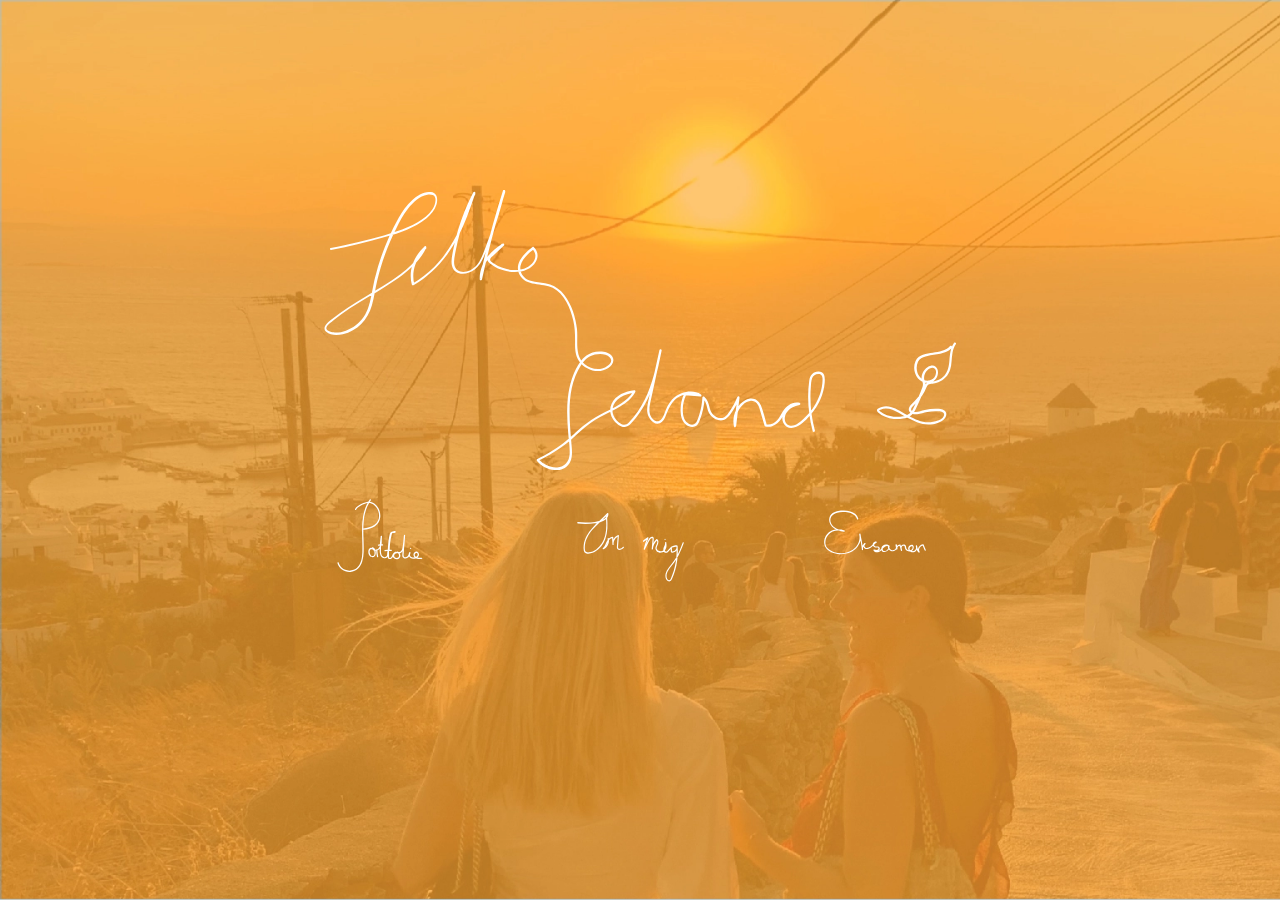
<file: index.html>
<!DOCTYPE html>
<html lang="da">
  <head>
    <meta charset="UTF-8" />
    <meta http-equiv="X-UA-Compatible" content="IE=edge" />
    <meta name="viewport" content="width=device-width, initial-scale=1.0" />
    <title>Portfolio</title>
    <link rel="preconnect" href="https://fonts.googleapis.com" />
    <link rel="preconnect" href="https://fonts.gstatic.com" crossorigin />
    <link href="https://fonts.googleapis.com/css2?family=Press+Start+2P&display=swap" rel="stylesheet" />
    <link rel="preconnect" href="https://fonts.googleapis.com" />
    <link rel="preconnect" href="https://fonts.gstatic.com" crossorigin />
    <link href="https://fonts.googleapis.com/css2?family=Joan&display=swap" rel="stylesheet" />
    <link rel="stylesheet" href="generel.css" />
    <link rel="stylesheet" href="layout.css" />
    <meta name="robots" content="noindex" />
  </head>
  <body id="firstPage">
    <header>
      <div>
        <a class="logo1"><img src="logo.svg" alt="logo" class="center" /></a>
        <a class="logo2" href="portfolio.html"><img src="portfolio_menu.svg" alt="portfolio" /></a>
        <a class="logo3" href="om_mig.html"><img src="om_mig.svg" alt="om_mig" /></a>
        <a class="logo4" href="eksamen.html"><img src="eksamen.svg" alt="eksamen" /></a>
      </div>
    </header>
  </body>
</html>
</file>
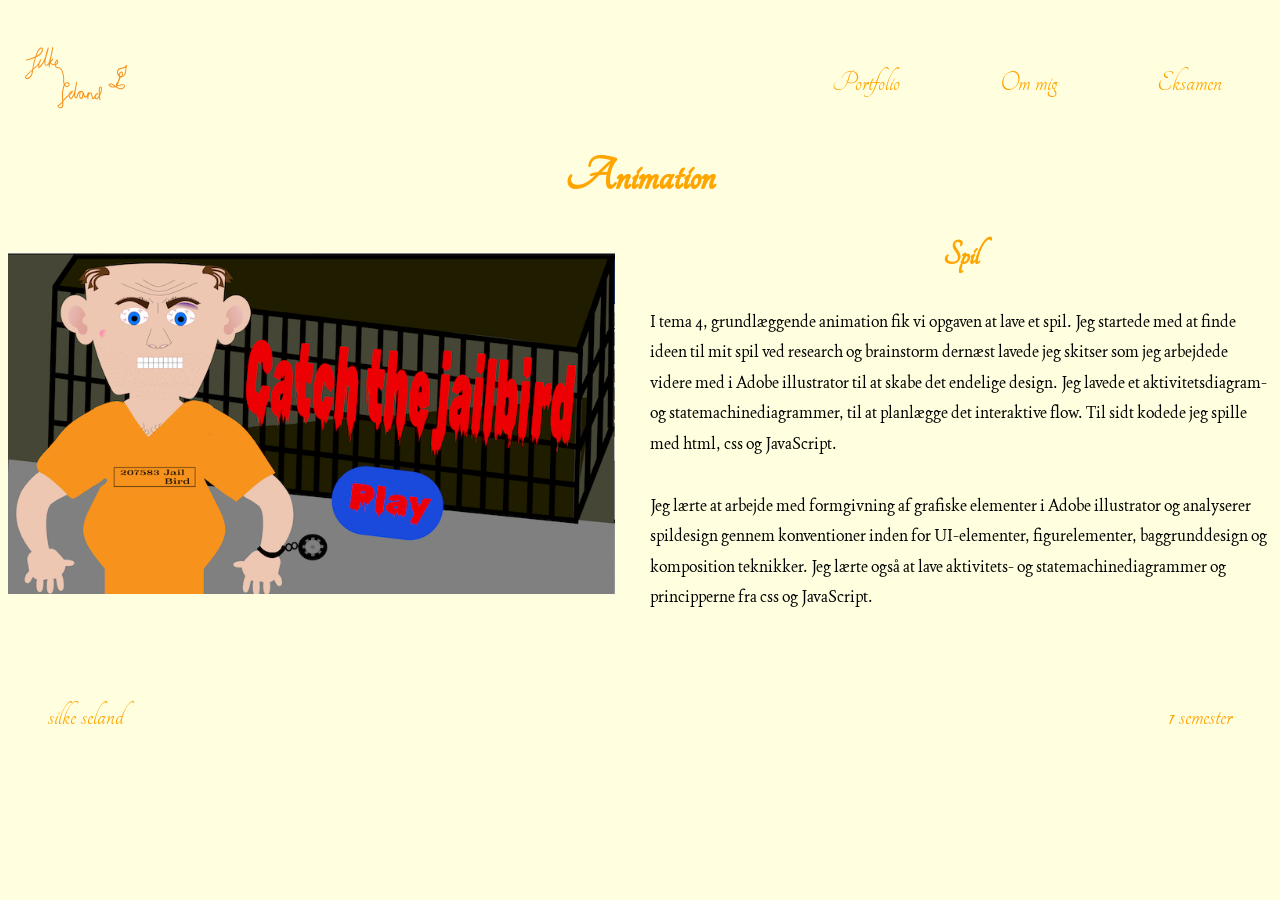
<file: animation.html>
<!DOCTYPE html>
<html lang="da">
  <head>
    <meta charset="UTF-8" />
    <meta http-equiv="X-UA-Compatible" content="IE=edge" />
    <meta name="viewport" content="width=device-width, initial-scale=1.0" />
    <title>Animation</title>
    <link rel="preconnect" href="https://fonts.googleapis.com" />
    <link rel="preconnect" href="https://fonts.gstatic.com" crossorigin />
    <link href="https://fonts.googleapis.com/css2?family=Press+Start+2P&display=swap" rel="stylesheet" />
    <link rel="preconnect" href="https://fonts.googleapis.com" />
    <link rel="preconnect" href="https://fonts.gstatic.com" crossorigin />
    <link href="https://fonts.googleapis.com/css2?family=Joan&display=swap" rel="stylesheet" />
    <link rel="stylesheet" href="generel.css" />
    <link rel="stylesheet" href="layout.css" />
    <meta name="robots" content="noindex" />
  </head>
  <body>
    <header class="banner">
      <a class="logo" href="forside.html"><img src="logo_orange.svg" alt="logo" /></a>
      <nav class="main-menu">
        <button class="toggle-btn">☰</button>
        <ul>
          <li><a href="portfolio.html">Portfolio</a></li>
          <li><a href="om_mig.html">Om mig</a></li>
          <li><a href="eksamen.html">Eksamen</a></li>
        </ul>
      </nav>
    </header>
    <main>
      <div class="container">
        <h1>Animation</h1>
        <div class="col">
          <div class="grid_1-2">
            <div class="box">
              <a href="http://127.0.0.1:5515/spil.html">
                <img class="temaopgave" src="Temaopgave.webp" alt="temaopgave" />
              </a>
            </div>
            <div class="col">
              <h2>Spil</h2>
              <p>I tema 4, grundlæggende animation fik vi opgaven at lave et spil. Jeg startede med at finde ideen til mit spil ved research og brainstorm dernæst lavede jeg skitser som jeg arbejdede videre med i Adobe illustrator til at skabe det endelige design. Jeg lavede et aktivitetsdiagram- og statemachinediagrammer, til at planlægge det interaktive flow. Til sidt kodede jeg spille med html, css og JavaScript.</p>
              <p>Jeg lærte at arbejde med formgivning af grafiske elementer i Adobe illustrator og analyserer spildesign gennem konventioner inden for UI-elementer, figurelementer, baggrunddesign og komposition teknikker. Jeg lærte også at lave aktivitets- og statemachinediagrammer og principperne fra css og JavaScript.</p>
            </div>
          </div>
        </div>
      </div>
    </main>
    <footer>
      <div class="box1">
        <p>silke seland</p>
      </div>

      <div class="box2">
        <p>1 semester</p>
      </div>
    </footer>
    <script src="script.js"></script>
  </body>
</html>
</file>
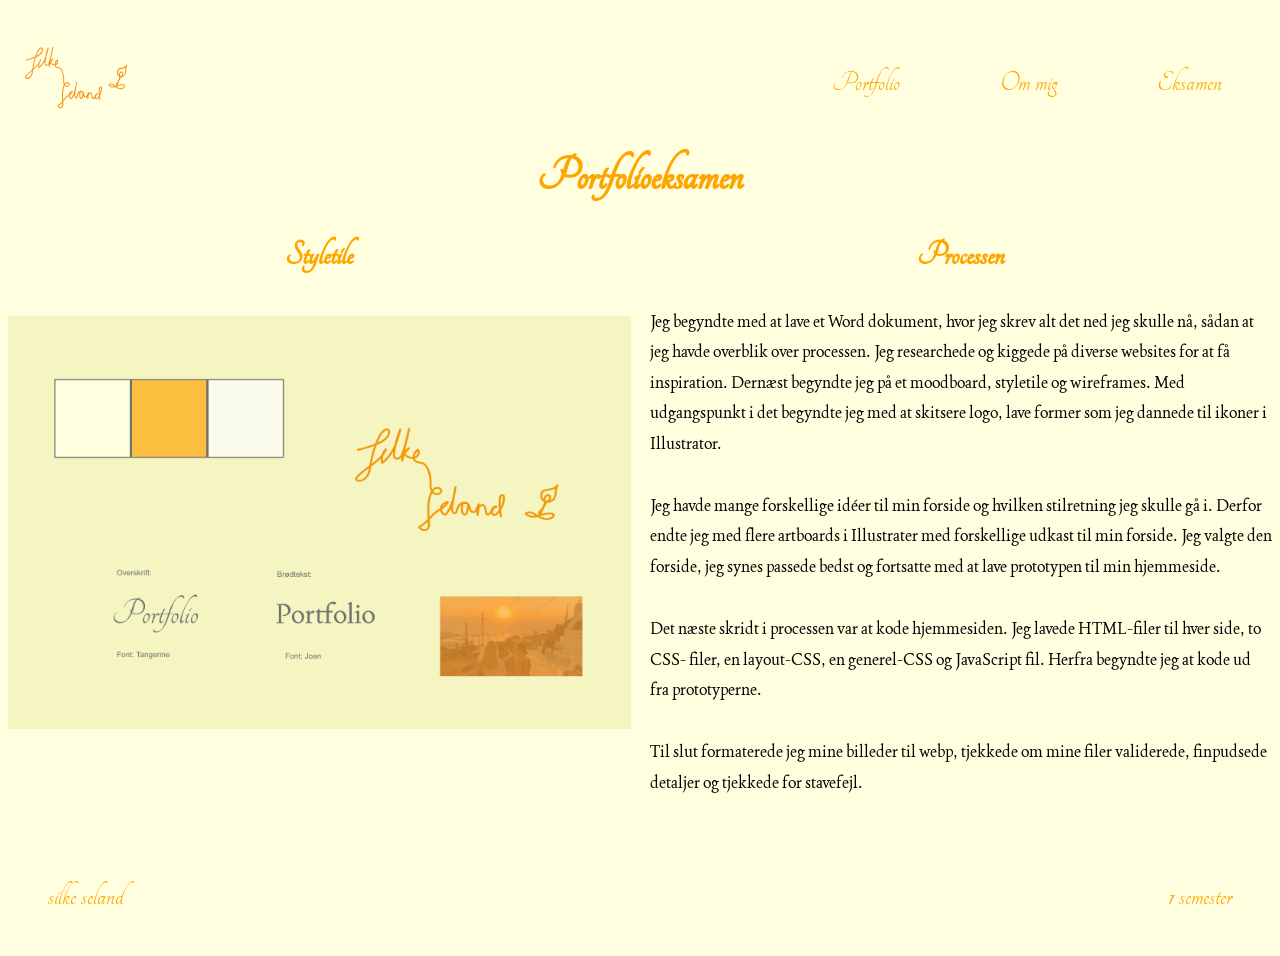
<file: eksamen.html>
<!DOCTYPE html>
<html lang="da">
  <head>
    <meta charset="UTF-8" />
    <meta http-equiv="X-UA-Compatible" content="IE=edge" />
    <meta name="viewport" content="width=device-width, initial-scale=1.0" />
    <title>Indhold</title>
    <link rel="preconnect" href="https://fonts.googleapis.com" />
    <link rel="preconnect" href="https://fonts.gstatic.com" crossorigin />
    <link href="https://fonts.googleapis.com/css2?family=Press+Start+2P&display=swap" rel="stylesheet" />
    <link rel="preconnect" href="https://fonts.googleapis.com" />
    <link rel="preconnect" href="https://fonts.gstatic.com" crossorigin />
    <link href="https://fonts.googleapis.com/css2?family=Joan&display=swap" rel="stylesheet" />
    <link rel="stylesheet" href="generel.css" />
    <link rel="stylesheet" href="layout.css" />
    <meta name="robots" content="noindex" />
  </head>
  <body>
    <header class="banner">
      <a class="logo" href="index.html"><img src="logo_orange.svg" alt="logo" /></a>
      <nav class="main-menu">
        <button class="toggle-btn">☰</button>
        <ul>
          <li><a href="portfolio.html">Portfolio</a></li>
          <li><a href="om_mig.html">Om mig</a></li>
          <li><a href="eksamen.html">Eksamen</a></li>
        </ul>
      </nav>
    </header>
    <main>
      <div class="container">
        <h1>Portfolioeksamen</h1>
        <div class="grid_1-2">
          <div class="col">
            <h2>Styletile</h2>
            <img src="styletile.png" alt="styletile" />
          </div>
          <div class="col">
            <h2>Processen</h2>
            <p>Jeg begyndte med at lave et Word dokument, hvor jeg skrev alt det ned jeg skulle nå, sådan at jeg havde overblik over processen. Jeg researchede og kiggede på diverse websites for at få inspiration. Dernæst begyndte jeg på et moodboard, styletile og wireframes. Med udgangspunkt i det begyndte jeg med at skitsere logo, lave former som jeg dannede til ikoner i Illustrator.</p>
            <p>Jeg havde mange forskellige idéer til min forside og hvilken stilretning jeg skulle gå i. Derfor endte jeg med flere artboards i Illustrater med forskellige udkast til min forside. Jeg valgte den forside, jeg synes passede bedst og fortsatte med at lave prototypen til min hjemmeside.</p>
            <p>Det næste skridt i processen var at kode hjemmesiden. Jeg lavede HTML-filer til hver side, to CSS- filer, en layout-CSS, en generel-CSS og JavaScript fil. Herfra begyndte jeg at kode ud fra prototyperne.</p>
            <p>Til slut formaterede jeg mine billeder til webp, tjekkede om mine filer validerede, finpudsede detaljer og tjekkede for stavefejl.</p>
          </div>
        </div>
      </div>
    </main>
    <footer>
      <div class="box1">
        <p>silke seland</p>
      </div>

      <div class="box2">
        <p>1 semester</p>
      </div>
    </footer>
    <script src="script.js"></script>
  </body>
</html>
</file>
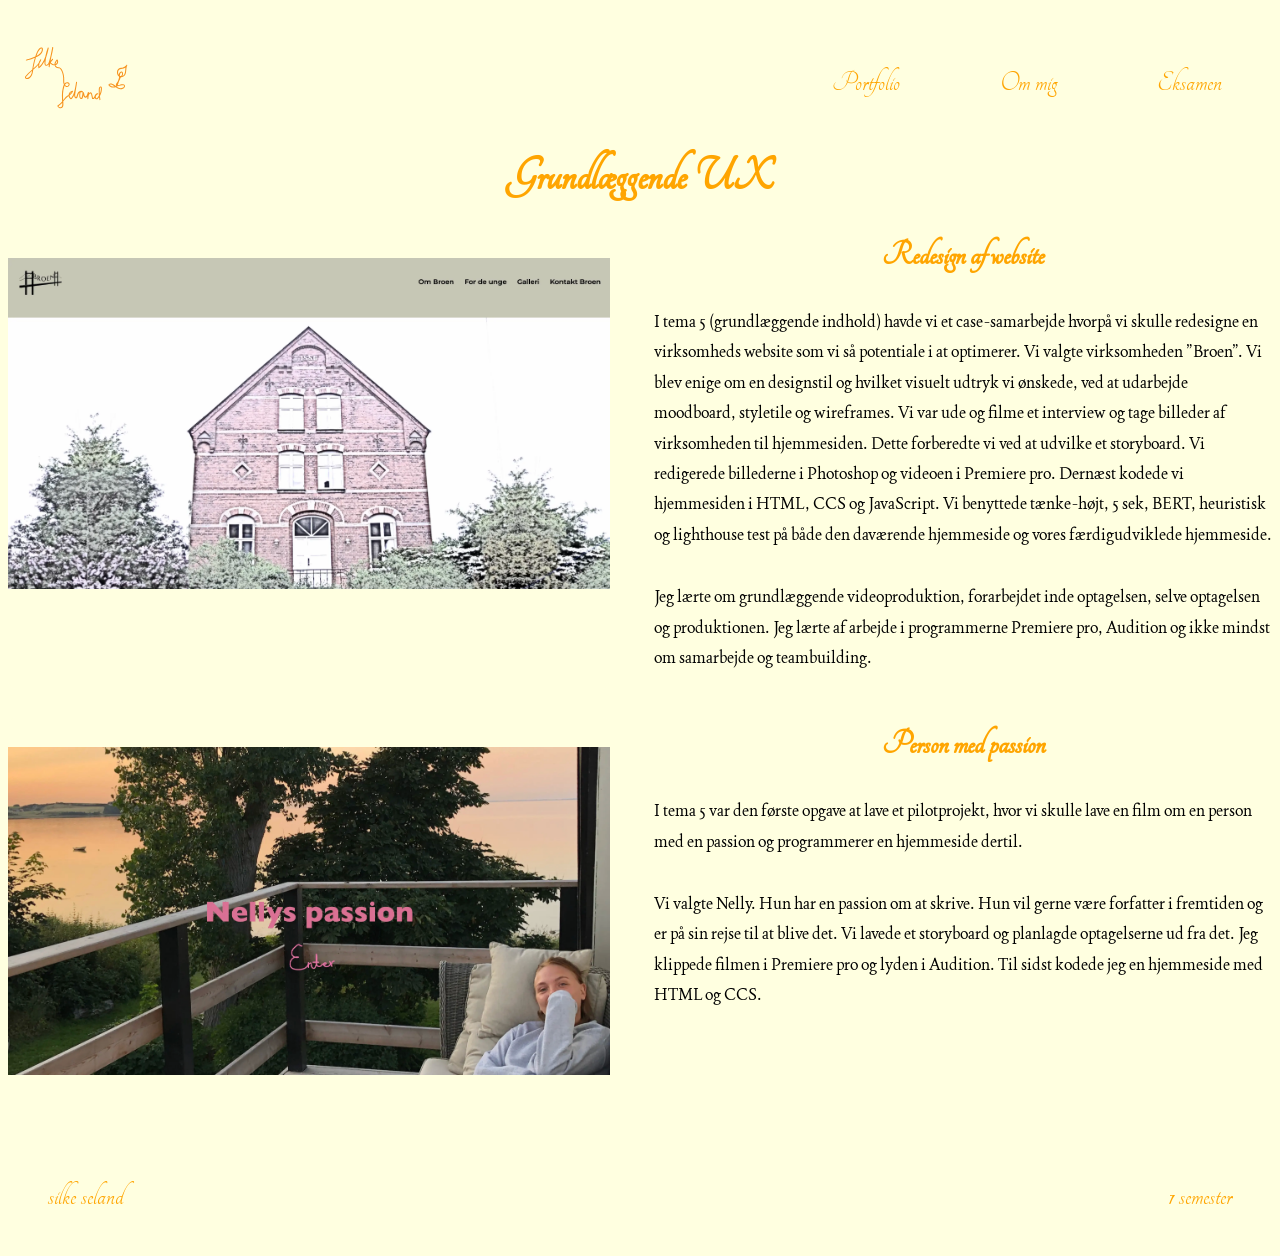
<file: indhold.html>
<!DOCTYPE html>
<html lang="da">
  <head>
    <meta charset="UTF-8" />
    <meta http-equiv="X-UA-Compatible" content="IE=edge" />
    <meta name="viewport" content="width=device-width, initial-scale=1.0" />
    <title>Indhold</title>
    <link rel="preconnect" href="https://fonts.googleapis.com" />
    <link rel="preconnect" href="https://fonts.gstatic.com" crossorigin />
    <link href="https://fonts.googleapis.com/css2?family=Press+Start+2P&display=swap" rel="stylesheet" />
    <link rel="preconnect" href="https://fonts.googleapis.com" />
    <link rel="preconnect" href="https://fonts.gstatic.com" crossorigin />
    <link href="https://fonts.googleapis.com/css2?family=Joan&display=swap" rel="stylesheet" />
    <link rel="stylesheet" href="generel.css" />
    <link rel="stylesheet" href="layout.css" />
    <meta name="robots" content="noindex" />
  </head>
  <body>
    <header class="banner">
      <a class="logo" href="index.html"><img src="logo_orange.svg" alt="logo" /></a>
      <nav class="main-menu">
        <button class="toggle-btn">☰</button>
        <ul>
          <li><a href="portfolio.html">Portfolio</a></li>
          <li><a href="om_mig.html">Om mig</a></li>
          <li><a href="eksamen.html">Eksamen</a></li>
        </ul>
      </nav>
    </header>
    <main>
      <div class="container">
        <h1>Grundlæggende UX</h1>
        <div class="col">
          <div class="grid_1-1-1">
            <div class="box">
              <a href="http://127.0.0.1:5501/index.html">
                <img class="Redesign_og_temadokumentation" src="redesign_og_temdokumentation.webp" alt="Redesign_og_temadokumentation" />
              </a>
            </div>
            <div class="col">
              <h2>Redesign af website</h2>
              <p>I tema 5 (grundlæggende indhold) havde vi et case-samarbejde hvorpå vi skulle redesigne en virksomheds website som vi så potentiale i at optimerer. Vi valgte virksomheden ”Broen”. Vi blev enige om en designstil og hvilket visuelt udtryk vi ønskede, ved at udarbejde moodboard, styletile og wireframes. Vi var ude og filme et interview og tage billeder af virksomheden til hjemmesiden. Dette forberedte vi ved at udvilke et storyboard. Vi redigerede billederne i Photoshop og videoen i Premiere pro. Dernæst kodede vi hjemmesiden i HTML, CCS og JavaScript. Vi benyttede tænke-højt, 5 sek, BERT, heuristisk og lighthouse test på både den daværende hjemmeside og vores færdigudviklede hjemmeside.</p>
              <p>Jeg lærte om grundlæggende videoproduktion, forarbejdet inde optagelsen, selve optagelsen og produktionen. Jeg lærte af arbejde i programmerne Premiere pro, Audition og ikke mindst om samarbejde og teambuilding.</p>
            </div>
            <div class="box">
              <a href="http://silkeseland.dk/kea/05_indhold/01_pilotvideo/index.html">
                <img class="Pilotsite" src="pilotsite.webp" alt="Pilotsite" />
              </a>
            </div>
            <div class="col">
              <h2>Person med passion</h2>
              <p>I tema 5 var den første opgave at lave et pilotprojekt, hvor vi skulle lave en film om en person med en passion og programmerer en hjemmeside dertil.</p>
              <p>Vi valgte Nelly. Hun har en passion om at skrive. Hun vil gerne være forfatter i fremtiden og er på sin rejse til at blive det. Vi lavede et storyboard og planlagde optagelserne ud fra det. Jeg klippede filmen i Premiere pro og lyden i Audition. Til sidst kodede jeg en hjemmeside med HTML og CCS.</p>
            </div>
          </div>
        </div>
      </div>
    </main>
    <footer>
      <div class="box1">
        <p>silke seland</p>
      </div>

      <div class="box2">
        <p>1 semester</p>
      </div>
    </footer>
    <script src="script.js"></script>
  </body>
</html>
</file>
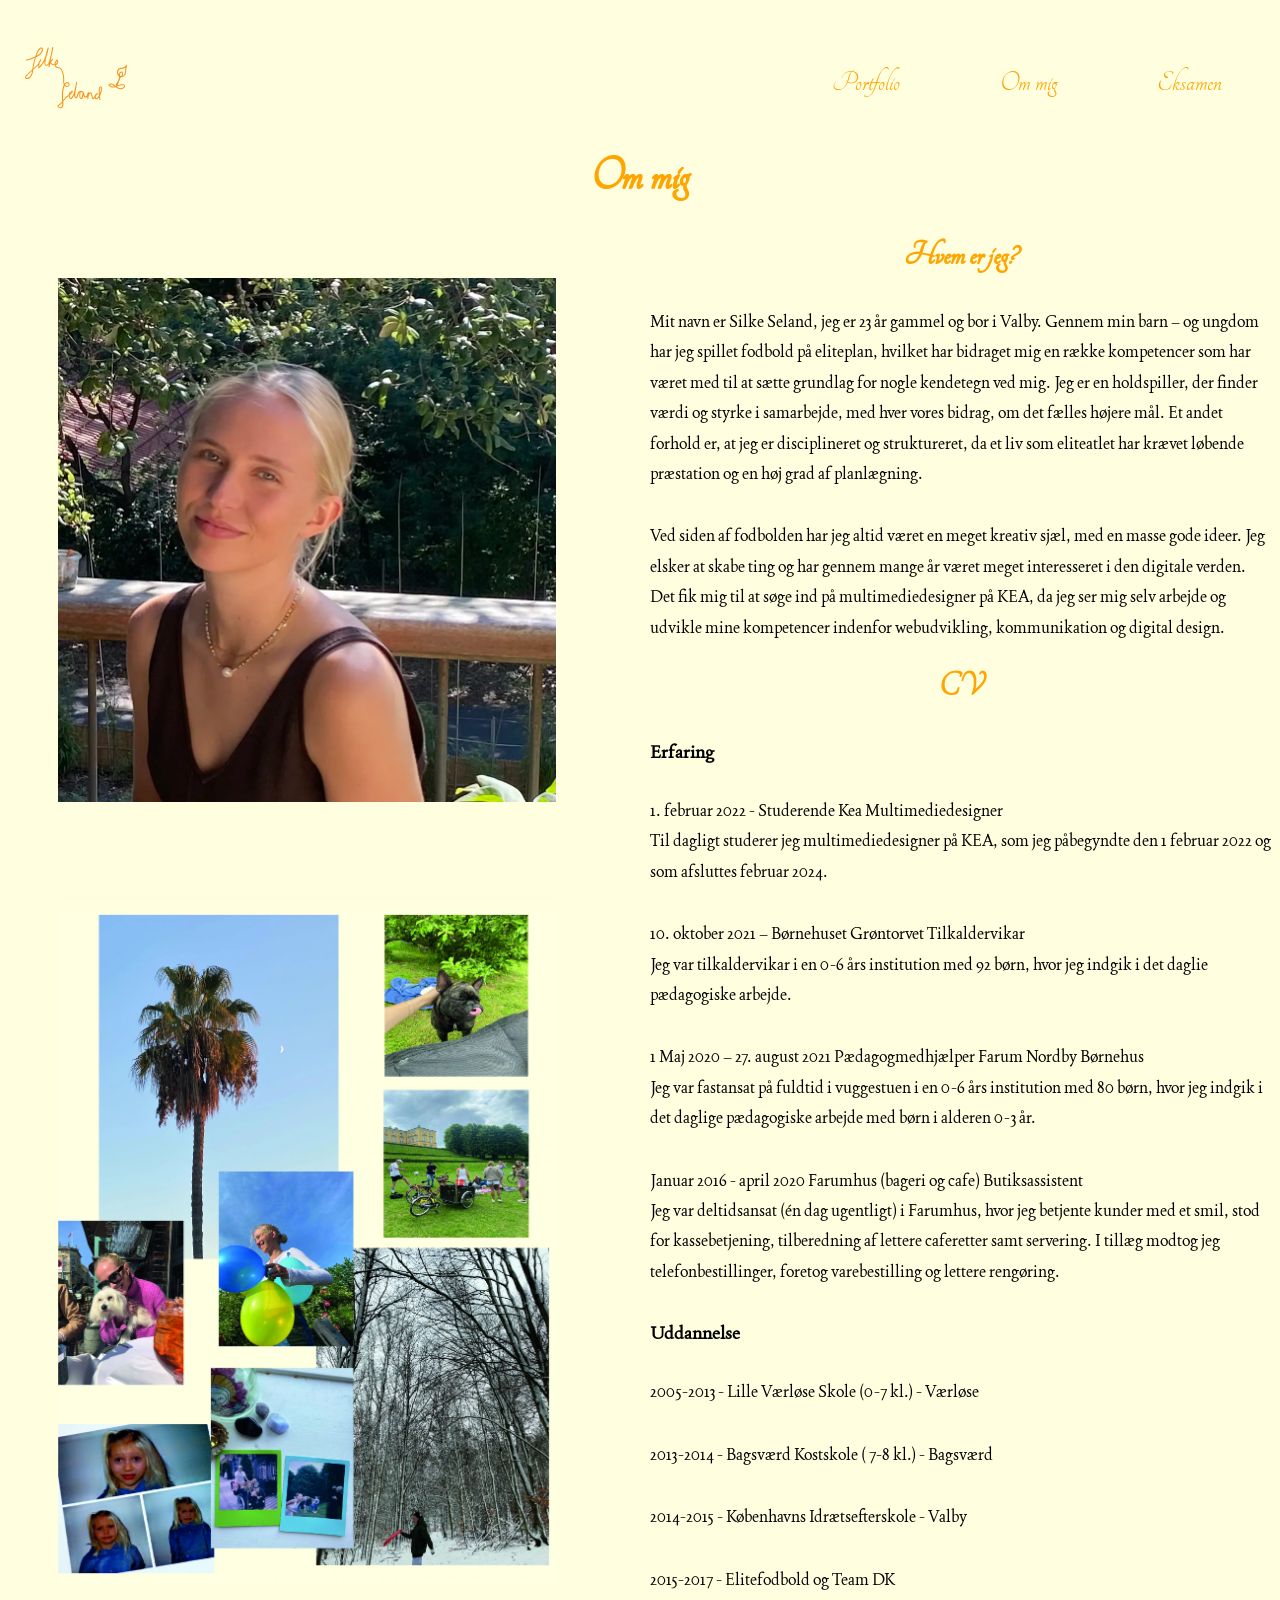
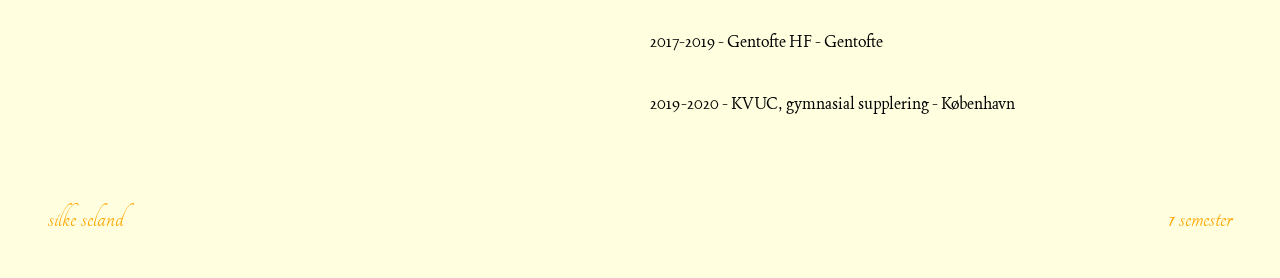
<file: om_mig.html>
<!DOCTYPE html>
<html lang="da">
  <head>
    <meta charset="UTF-8" />
    <meta http-equiv="X-UA-Compatible" content="IE=edge" />
    <meta name="viewport" content="width=device-width, initial-scale=1.0" />
    <title>Om mig</title>
    <link rel="preconnect" href="https://fonts.googleapis.com" />
    <link rel="preconnect" href="https://fonts.gstatic.com" crossorigin />
    <link href="https://fonts.googleapis.com/css2?family=Press+Start+2P&display=swap" rel="stylesheet" />
    <link rel="preconnect" href="https://fonts.googleapis.com" />
    <link rel="preconnect" href="https://fonts.gstatic.com" crossorigin />
    <link href="https://fonts.googleapis.com/css2?family=Joan&display=swap" rel="stylesheet" />
    <link rel="stylesheet" href="generel.css" />
    <link rel="stylesheet" href="layout.css" />
    <meta name="robots" content="noindex" />
  </head>
  <body>
    <header class="banner">
      <a class="logo" href="index.html"><img src="logo_orange.svg" alt="logo" /></a>
      <nav class="main-menu">
        <button class="toggle-btn">☰</button>
        <ul>
          <li><a href="portfolio.html">Portfolio</a></li>
          <li><a href="om_mig.html">Om mig</a></li>
          <li><a href="eksamen.html">Eksamen</a></li>
        </ul>
      </nav>
    </header>
    <main>
      <div class="container">
        <h1>Om mig</h1>
        <div class="grid_2-2">
          <div class="col">
            <img src="mig.webp" alt="portræt" />
            <img src="collage.webp" alt="collage" />
          </div>
          <div class="col">
            <h2>Hvem er jeg?</h2>
            <p>Mit navn er Silke Seland, jeg er 23 år gammel og bor i Valby. Gennem min barn – og ungdom har jeg spillet fodbold på eliteplan, hvilket har bidraget mig en række kompetencer som har været med til at sætte grundlag for nogle kendetegn ved mig. Jeg er en holdspiller, der finder værdi og styrke i samarbejde, med hver vores bidrag, om det fælles højere mål. Et andet forhold er, at jeg er disciplineret og struktureret, da et liv som eliteatlet har krævet løbende præstation og en høj grad af planlægning.</p>
            <p>Ved siden af fodbolden har jeg altid været en meget kreativ sjæl, med en masse gode ideer. Jeg elsker at skabe ting og har gennem mange år været meget interesseret i den digitale verden. Det fik mig til at søge ind på multimediedesigner på KEA, da jeg ser mig selv arbejde og udvikle mine kompetencer indenfor webudvikling, kommunikation og digital design.</p>
            <h2>CV</h2>
            <h3>Erfaring</h3>
            <p>1. februar 2022 - Studerende Kea Multimediedesigner<br />Til dagligt studerer jeg multimediedesigner på KEA, som jeg påbegyndte den 1 februar 2022 og som afsluttes februar 2024.</p>
            <p>10. oktober 2021 – Børnehuset Grøntorvet Tilkaldervikar<br />Jeg var tilkaldervikar i en 0-6 års institution med 92 børn, hvor jeg indgik i det daglie pædagogiske arbejde.</p>
            <p>1 Maj 2020 – 27. august 2021 Pædagogmedhjælper Farum Nordby Børnehus<br />Jeg var fastansat på fuldtid i vuggestuen i en 0-6 års institution med 80 børn, hvor jeg indgik i det daglige pædagogiske arbejde med børn i alderen 0-3 år.</p>
            <p>Januar 2016 - april 2020 Farumhus (bageri og cafe) Butiksassistent<br />Jeg var deltidsansat (én dag ugentligt) i Farumhus, hvor jeg betjente kunder med et smil, stod for kassebetjening, tilberedning af lettere caferetter samt servering. I tillæg modtog jeg telefonbestillinger, foretog varebestilling og lettere rengøring.</p>
            <h3>Uddannelse</h3>
            <p>2005-2013 - Lille Værløse Skole (0-7 kl.) - Værløse</p>
            <p>2013-2014 - Bagsværd Kostskole ( 7-8 kl.) - Bagsværd</p>
            <p>2014-2015 - Københavns Idrætsefterskole - Valby</p>
            <p>2015-2017 - Elitefodbold og Team DK</p>
            <p>2017-2019 - Gentofte HF - Gentofte</p>
            <p>2019-2020 - KVUC, gymnasial supplering - København</p>
          </div>
        </div>
      </div>
    </main>
    <footer>
      <div class="box1">
        <p>silke seland</p>
      </div>

      <div class="box2">
        <p>1 semester</p>
      </div>
    </footer>
    <script src="script.js"></script>
  </body>
</html>
</file>
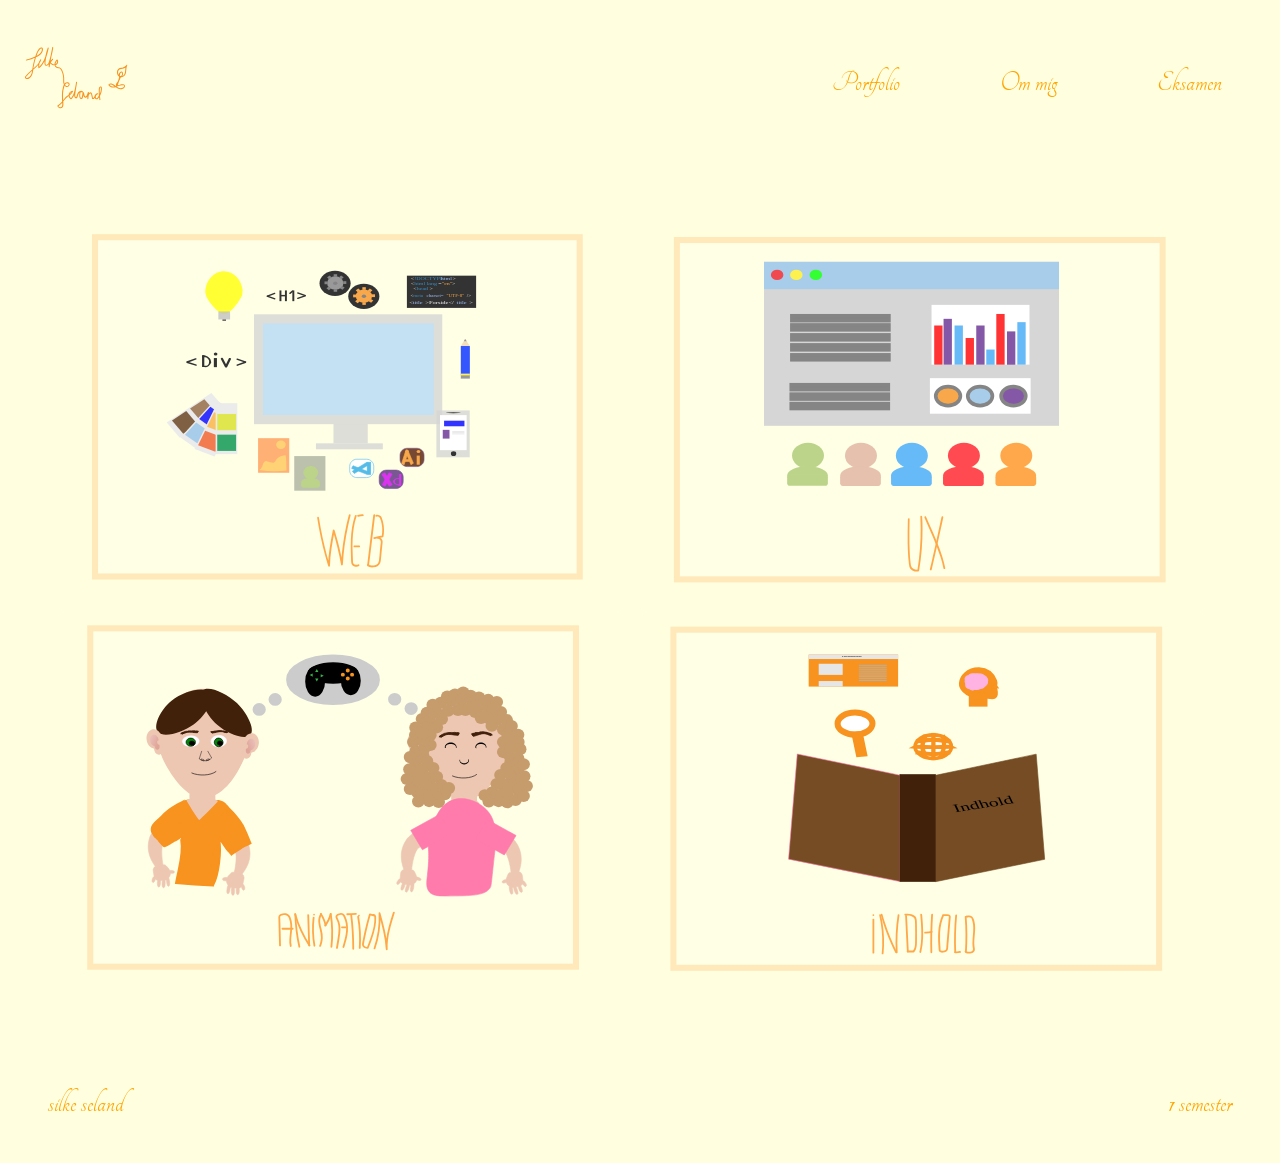
<file: portfolio.html>
<!DOCTYPE html>
<html lang="da">
  <head>
    <meta charset="UTF-8" />
    <meta http-equiv="X-UA-Compatible" content="IE=edge" />
    <meta name="viewport" content="width=device-width, initial-scale=1.0" />
    <title>Portfolio</title>
    <link rel="preconnect" href="https://fonts.googleapis.com" />
    <link rel="preconnect" href="https://fonts.gstatic.com" crossorigin />
    <link href="https://fonts.googleapis.com/css2?family=Press+Start+2P&display=swap" rel="stylesheet" />
    <link rel="preconnect" href="https://fonts.googleapis.com" />
    <link rel="preconnect" href="https://fonts.gstatic.com" crossorigin />
    <link href="https://fonts.googleapis.com/css2?family=Joan&display=swap" rel="stylesheet" />
    <link rel="stylesheet" href="generel.css" />
    <link rel="stylesheet" href="layout.css" />
    <meta name="robots" content="noindex" />
  </head>
  <body>
    <header class="banner">
      <a class="logo" href="index.html"><img src="logo_orange.svg" alt="logo" /></a>
      <nav class="main-menu">
        <button class="toggle-btn">☰</button>
        <ul>
          <li><a href="portfolio.html">Portfolio</a></li>
          <li><a href="om_mig.html">Om mig</a></li>
          <li><a href="eksamen.html">Eksamen</a></li>
        </ul>
      </nav>
    </header>

    <main>
      <div class="container">
        <div class="grid_1-1">
          <div class="col">
            <div class="box">
              <a class="web" href="web.html"><img src="web.svg" alt="web" /></a>
            </div>
          </div>
          <div class="col">
            <div class="box">
              <a class="web" href="UX.html"><img src="UX.svg" alt="UX" /></a>
            </div>
          </div>
          <div class="col">
            <div class="box">
              <a class="web" href="animation.html"><img src="Animation.svg" alt="animation" /></a>
            </div>
          </div>
          <div class="col">
            <div class="box">
              <a class="web" href="indhold.html"><img src="Indhold.svg" alt="indhold" /></a>
            </div>
          </div>
        </div>
      </div>
    </main>
    <footer>
      <div class="box1">
        <p>silke seland</p>
      </div>

      <div class="box2">
        <p>1 semester</p>
      </div>
    </footer>
    <script src="script.js"></script>
  </body>
</html>
</file>
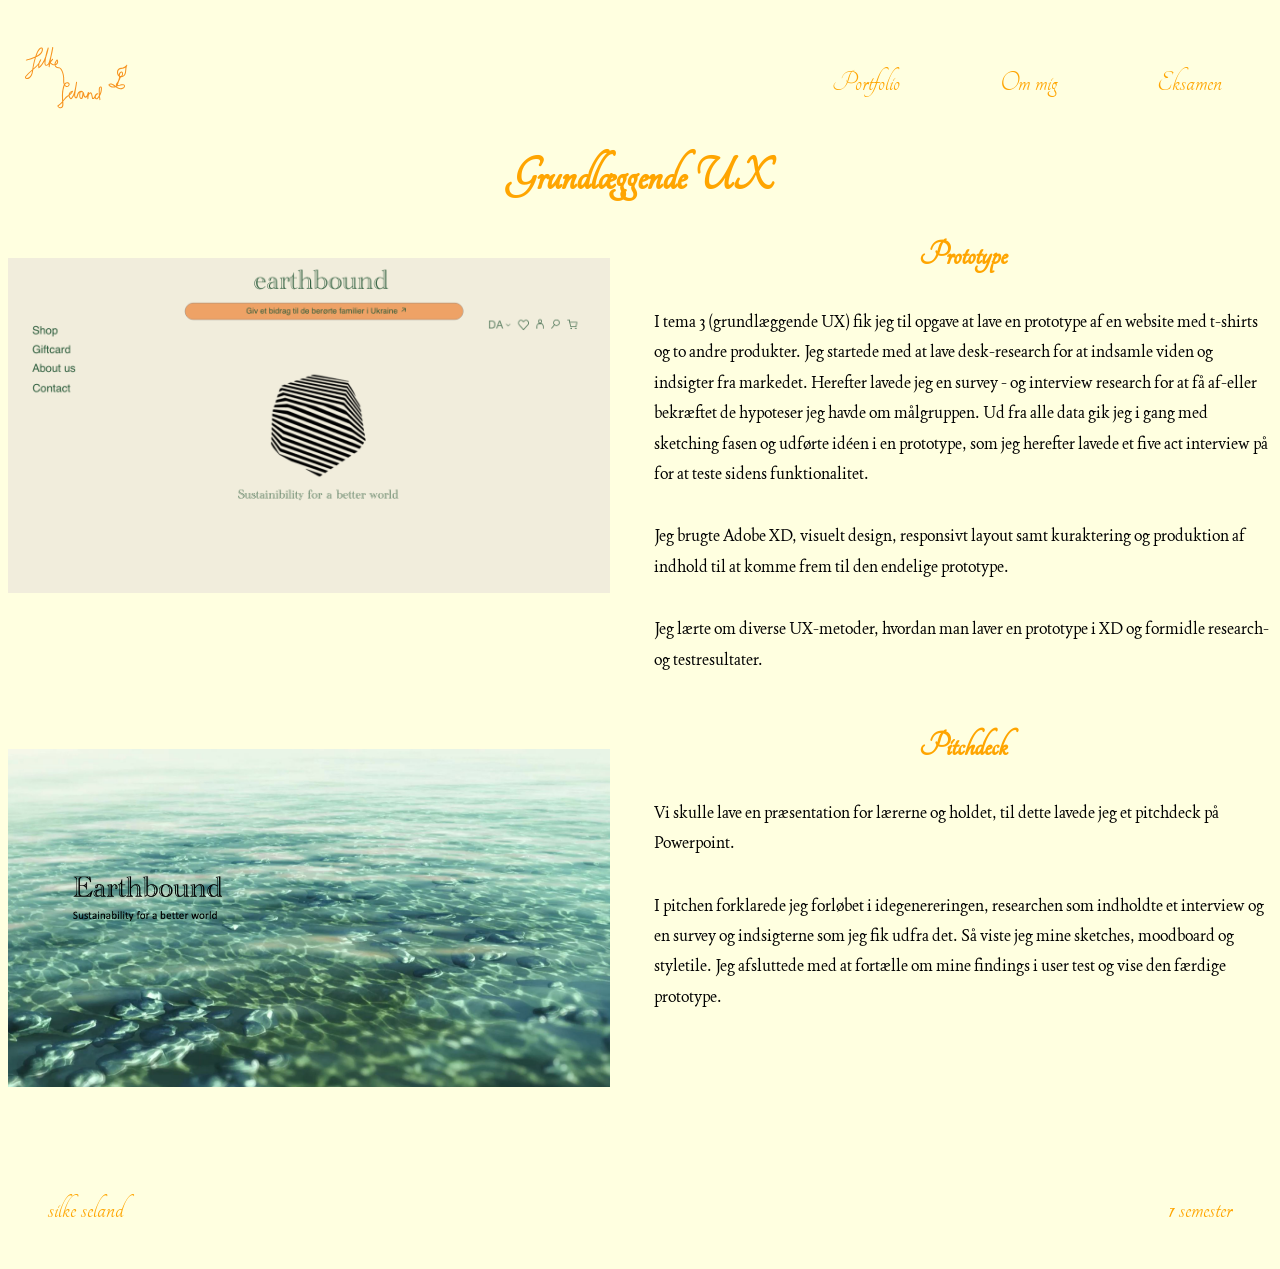
<file: UX.html>
<!DOCTYPE html>
<html lang="da">
  <head>
    <meta charset="UTF-8" />
    <meta http-equiv="X-UA-Compatible" content="IE=edge" />
    <meta name="viewport" content="width=device-width, initial-scale=1.0" />
    <title>UX</title>
    <link rel="preconnect" href="https://fonts.googleapis.com" />
    <link rel="preconnect" href="https://fonts.gstatic.com" crossorigin />
    <link href="https://fonts.googleapis.com/css2?family=Press+Start+2P&display=swap" rel="stylesheet" />
    <link rel="preconnect" href="https://fonts.googleapis.com" />
    <link rel="preconnect" href="https://fonts.gstatic.com" crossorigin />
    <link href="https://fonts.googleapis.com/css2?family=Joan&display=swap" rel="stylesheet" />
    <link rel="stylesheet" href="generel.css" />
    <link rel="stylesheet" href="layout.css" />
    <meta name="robots" content="noindex" />
  </head>
  <body>
    <header class="banner">
      <a class="logo" href="index.html"><img src="logo_orange.svg" alt="logo" /></a>
      <nav class="main-menu">
        <button class="toggle-btn">☰</button>
        <ul>
          <li><a href="portfolio.html">Portfolio</a></li>
          <li><a href="om_mig.html">Om mig</a></li>
          <li><a href="eksamen.html">Eksamen</a></li>
        </ul>
      </nav>
    </header>
    <main>
      <div class="container">
        <h1>Grundlæggende UX</h1>
        <div class="grid_1-1-1">
          <div class="box">
            <a href="https://xd.adobe.com/view/23672188-4f79-4ac2-b62c-e7346755e58a-7634/">
              <img class="prototype" src="prototype.webp" alt="prototype" />
            </a>
          </div>
          <div class="col">
            <h2>Prototype</h2>
            <p>I tema 3 (grundlæggende UX) fik jeg til opgave at lave en prototype af en website med t-shirts og to andre produkter. Jeg startede med at lave desk-research for at indsamle viden og indsigter fra markedet. Herefter lavede jeg en survey - og interview research for at få af-eller bekræftet de hypoteser jeg havde om målgruppen. Ud fra alle data gik jeg i gang med sketching fasen og udførte idéen i en prototype, som jeg herefter lavede et five act interview på for at teste sidens funktionalitet.</p>
            <p>Jeg brugte Adobe XD, visuelt design, responsivt layout samt kuraktering og produktion af indhold til at komme frem til den endelige prototype.</p>
            <p>Jeg lærte om diverse UX-metoder, hvordan man laver en prototype i XD og formidle research- og testresultater.</p>
          </div>
          <div class="box">
            <a href="https://docs.google.com/presentation/d/1SQM8y-OTCbHWinv3oc9zalk8P2n1erEG2YpKiUF5Lu0/edit#slide=id.p">
              <img class="UX-pitchdeck" src="UX_pitchdeck.webp" alt="UX-pitchdeck" />
            </a>
          </div>
          <div class="col">
            <h2>Pitchdeck</h2>
            <p>Vi skulle lave en præsentation for lærerne og holdet, til dette lavede jeg et pitchdeck på Powerpoint.</p>
            <p>I pitchen forklarede jeg forløbet i idegenereringen, researchen som indholdte et interview og en survey og indsigterne som jeg fik udfra det. Så viste jeg mine sketches, moodboard og styletile. Jeg afsluttede med at fortælle om mine findings i user test og vise den færdige prototype.</p>
          </div>
        </div>
      </div>
    </main>
    <footer>
      <div class="box1">
        <p>silke seland</p>
      </div>

      <div class="box2">
        <p>1 semester</p>
      </div>
    </footer>
    <script src="script.js"></script>
  </body>
</html>
</file>
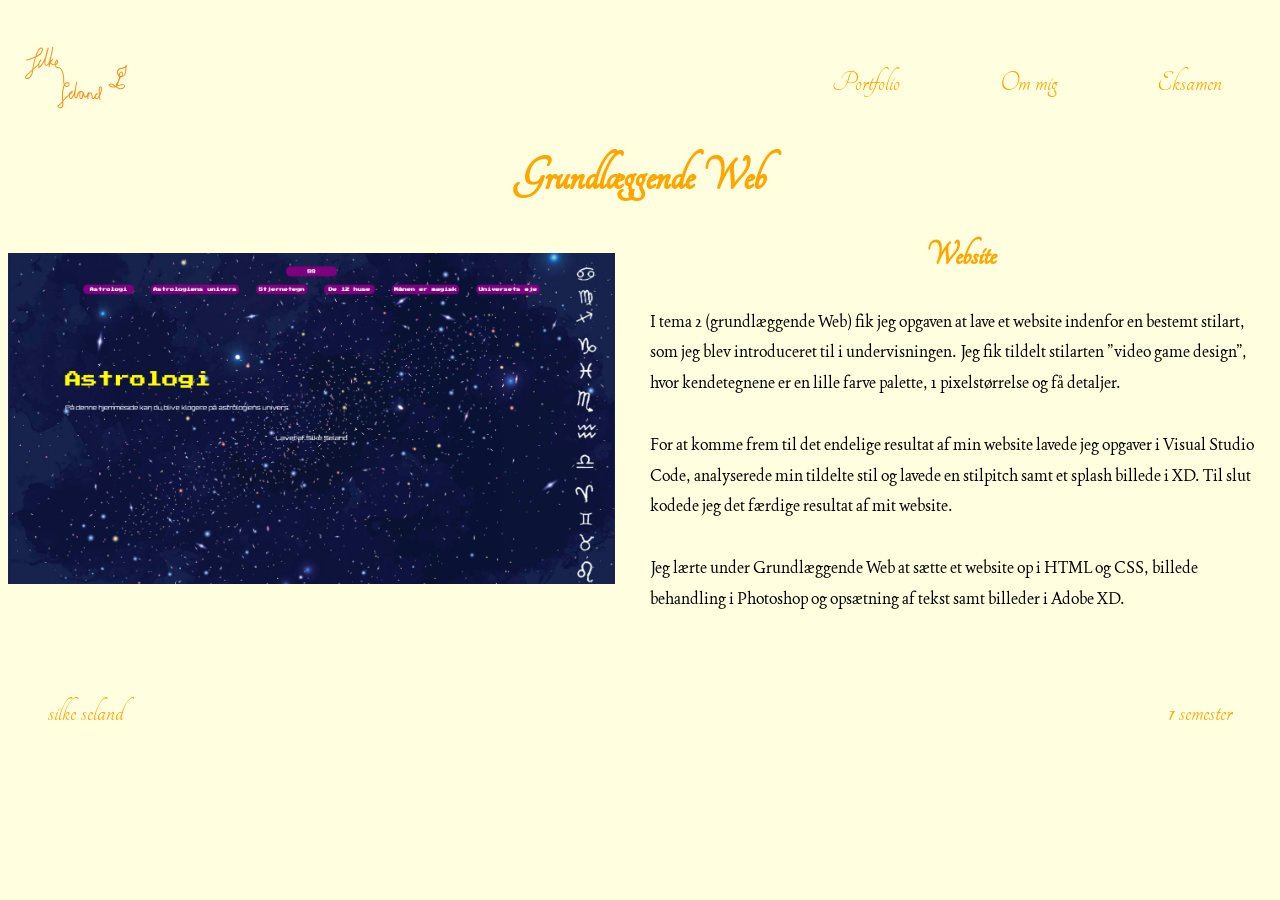
<file: web.html>
<!DOCTYPE html>
<html lang="en">
  <head>
    <meta charset="UTF-8" />
    <meta http-equiv="X-UA-Compatible" content="IE=edge" />
    <meta name="viewport" content="width=device-width, initial-scale=1.0" />
    <title>Web</title>
    <link rel="preconnect" href="https://fonts.googleapis.com" />
    <link rel="preconnect" href="https://fonts.gstatic.com" crossorigin />
    <link href="https://fonts.googleapis.com/css2?family=Press+Start+2P&display=swap" rel="stylesheet" />
    <link rel="preconnect" href="https://fonts.googleapis.com" />
    <link rel="preconnect" href="https://fonts.gstatic.com" crossorigin />
    <link href="https://fonts.googleapis.com/css2?family=Joan&display=swap" rel="stylesheet" />
    <link rel="stylesheet" href="generel.css" />
    <link rel="stylesheet" href="layout.css" />
    <meta name="robots" content="noindex" />
  </head>
  <body>
    <header class="banner">
      <a class="logo" href="index.html"><img src="logo_orange.svg" alt="logo" /></a>
      <nav class="main-menu">
        <button class="toggle-btn">☰</button>
        <ul>
          <li><a href="portfolio.html">Portfolio</a></li>
          <li><a href="om_mig.html">Om mig</a></li>
          <li><a href="eksamen.html">Eksamen</a></li>
        </ul>
      </nav>
    </header>
    <main>
      <div class="container">
        <h1>Grundlæggende Web</h1>
        <div class="grid_1-2">
          <div class="box">
            <a href="http://127.0.0.1:5506/index.html">
              <img class="website_v2" src="website_v2.webp" alt="website_v2" />
            </a>
          </div>
          <div class="col">
            <h2>Website</h2>
            <p>I tema 2 (grundlæggende Web) fik jeg opgaven at lave et website indenfor en bestemt stilart, som jeg blev introduceret til i undervisningen. Jeg fik tildelt stilarten ”video game design”, hvor kendetegnene er en lille farve palette, 1 pixelstørrelse og få detaljer.</p>
            <p>For at komme frem til det endelige resultat af min website lavede jeg opgaver i Visual Studio Code, analyserede min tildelte stil og lavede en stilpitch samt et splash billede i XD. Til slut kodede jeg det færdige resultat af mit website.</p>
            <p>Jeg lærte under Grundlæggende Web at sætte et website op i HTML og CSS, billede behandling i Photoshop og opsætning af tekst samt billeder i Adobe XD.</p>
          </div>
        </div>
      </div>
    </main>
    <footer>
      <div class="box1">
        <p>silke seland</p>
      </div>

      <div class="box2">
        <p>1 semester</p>
      </div>
    </footer>
    <script src="script.js"></script>
  </body>
</html>
</file>
<file: generel.css>
@font-face {
  font-family: Joan;
  src: url(Joan/Joan-Regular.ttf);
}
@font-face {
  font-family: Tangerine;
  src: url(Tangerine/Tangerine-Regular.ttf);
}
/* generel img indstillinger */
img {
  max-width: 100%;
  margin-bottom: 5%;
}
/* typografi */
h1 {
  font-family: Tangerine;
  color: orange;
  font-size: 50px;
  text-align: center;
  margin-bottom: 1.5rem;
  margin-top: -20px;
}
h2 {
  font-family: Tangerine;
  color: orange;
  font-size: 35px;
  text-align: center;
  margin-bottom: 1rem;
  margin-top: 9px;
}
h3 {
  font-family: Joan;
  font-size: 1.1rem;
}
p {
  font-family: Joan;
  line-height: 1.9rem;
  font-size: 1rem;
}
/* farve på skriften a i menuen */
a {
  color: orange;
  font-family: "Tangerine";
  font-size: 30px;
  text-decoration: none;
}

/* farven på skriften når man holder musen over i menuen */
a:hover {
  color: black;
}
/* footer typografi */
footer p {
  font-family: Tangerine;
  line-height: 140%;
  font-size: 30px;
  color: orange;
}
</file>
<file: layout.css>
/* baggrundsfarve */
body {
  background-color: lightyellow;
}
/* Baggrundsbillede forside*/
#firstPage {
  background-image: url(forside_billede.webp);
  background-size: cover;
  background-attachment: fixed;
}
/* Logo placering forside*/
.logo1 {
  width: 50%;
  margin-left: auto;
  margin-right: auto;
  display: block;
  padding: 0%;
  margin-bottom: 15%;
  margin-top: 15%;
}

/* Portfolio logo placering forside*/
.logo2 {
  width: 20%;
  margin-left: 20%;
  margin-right: 20%;
  display: block;
  padding: 0%;
  margin-bottom: -20%;
  margin-top: -20%;
}
/* Om mig logo placering forside*/
.logo3 {
  width: 15%;
  margin-left: 42%;
  margin-right: 30%;
  display: block;
  padding: 0%;
  margin-bottom: 7%;
  margin-top: 7.5%;
}
/* Eksamen logo placering forside*/
.logo4 {
  width: 20%;
  margin-left: 60%;
  margin-right: 60%;
  display: block;
  padding: 0%;
  margin-bottom: 9%;
  margin-top: -26%;
}
/* det der gør at logoerne bevæger sig når mus over */
.logo2:hover {
  transform: scale(1.5);
}
.logo3:hover:hover {
  transform: scale(1.5);
}
.logo4:hover:hover {
  transform: scale(1.5);
}

/* Mindre logo placering i menu */
.logo {
  width: 130px;
  height: 130px;
  margin: 0rem;
  padding: 1rem;
  display: flex;
  justify-self: center;
}
/* menu bjælken */
.banner {
  background: none;
  display: flex;
  flex-wrap: wrap;
  justify-content: space-between;
  justify-items: center;
}
/* menu punkterne bjælke */
ul {
  padding-top: 9%;
  padding-right: 50px;
  display: flex;
  gap: 100px;
  justify-content: center;
  list-style: none;
}

/* knap i mobilversion som viser menu */
.toggle-btn {
  background: transparent;
  border: none;
  min-width: 100px;
  min-height: 100px;
  font-size: 1.1rem;
  cursor: pointer;
  display: none;
  font-size: 30px;
}
/* regler for menu knappen i mobilversion */
@media (max-width: 650px) {
  .toggle-btn {
    display: block;
    color: orange;
  }
  .main-menu {
    display: contents;
  }
  .main-menu ul {
    display: none;
    gap: 35px;
  }
  .main-menu.shown ul {
    border-top: 1px solid black;
    padding: 1rem;
    display: flex;
    flex: 1 1 100%;
    flex-flow: column;
  }
}

/* footer regler*/
footer {
  display: grid;
  grid-template-columns: 1fr 1fr;
  margin-top: 2rem;
}

.box1 {
  text-align: left;
  margin-left: 40px;
}
.box2 {
  text-align: right;
  margin-right: 40px;
}
/* regler for alle grid og billeder i grid */
@media (min-width: 650px) {
  .grid_1-1 {
    display: grid;
    grid-template-columns: 1fr 1fr;
    gap: 0px;
    margin: 50px;
  }

  .grid_1-1 img {
    height: 95%;
    object-fit: cover;
    max-width: 95%;
  }
  .grid_1-2 {
    display: grid;
    grid-template-columns: 1fr 1fr;
    gap: 19px;
  }
  .grid_1-2 img {
    width: 100%;
    height: auto;
    object-fit: cover;
    margin-top: 25px;
  }

  .grid_1-1-1 {
    display: grid;
    grid-template-columns: 1fr 1fr;
    gap: 28px;
  }

  .grid_1-1-1 img {
    width: 100%;
    height: auto;
    object-fit: cover;
    margin-top: 30px;
  }
  .grid_2-2 {
    display: grid;
    grid-template-columns: 1fr 1fr;
    gap: 19px;
  }

  .grid_2-2 img {
    width: 80%;
    height: auto;
    object-fit: cover;
    margin: 50px;
  }
}
/* klassen box regler */
.box {
  background-color: lightyellow;
  border-radius: 9px;
  height: 100%;
  margin-right: 1rem;
}
/* klassen col regler */
.col {
  display: flex;
  flex-direction: column;
}
/* så box bevæger sig når mus holdes over */
.box:hover {
  transform: scale(1.06);
}
.a:hover {
  border-bottom: 3px solid #fff;
}
</file>
